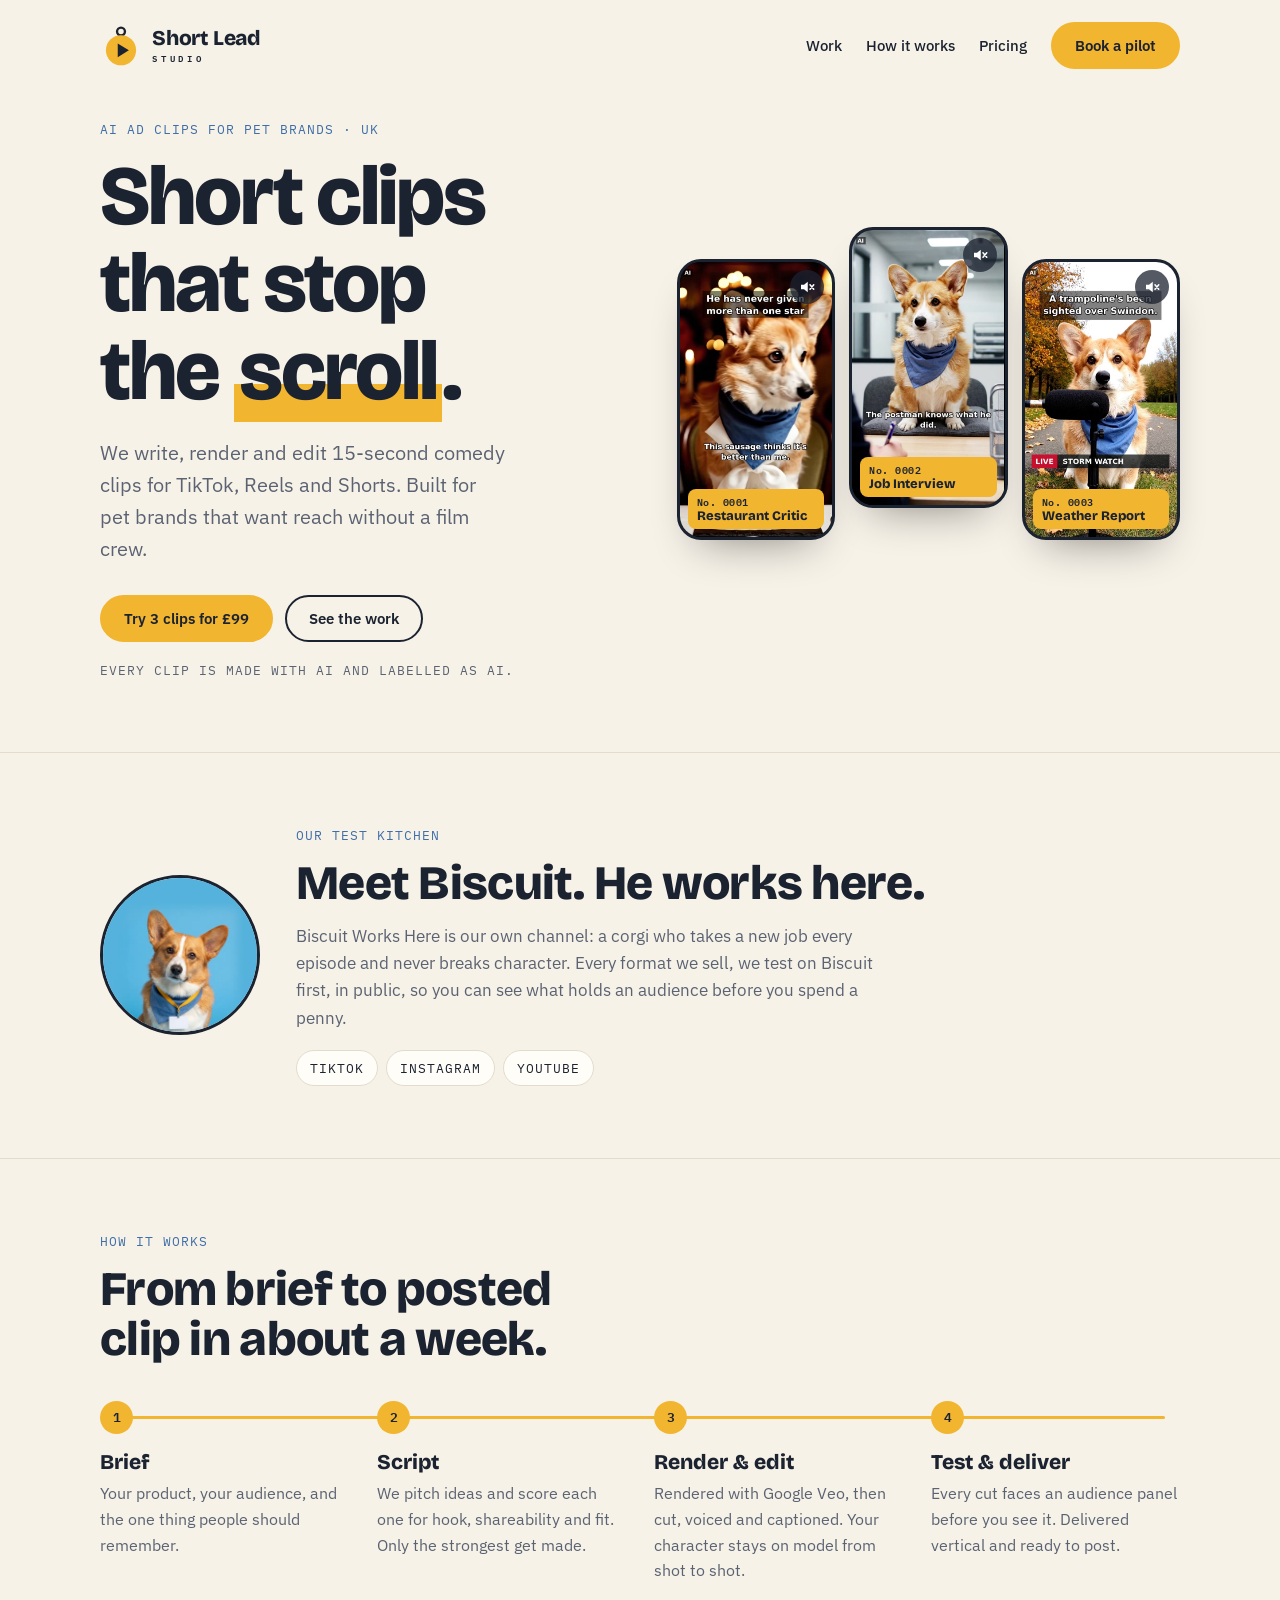
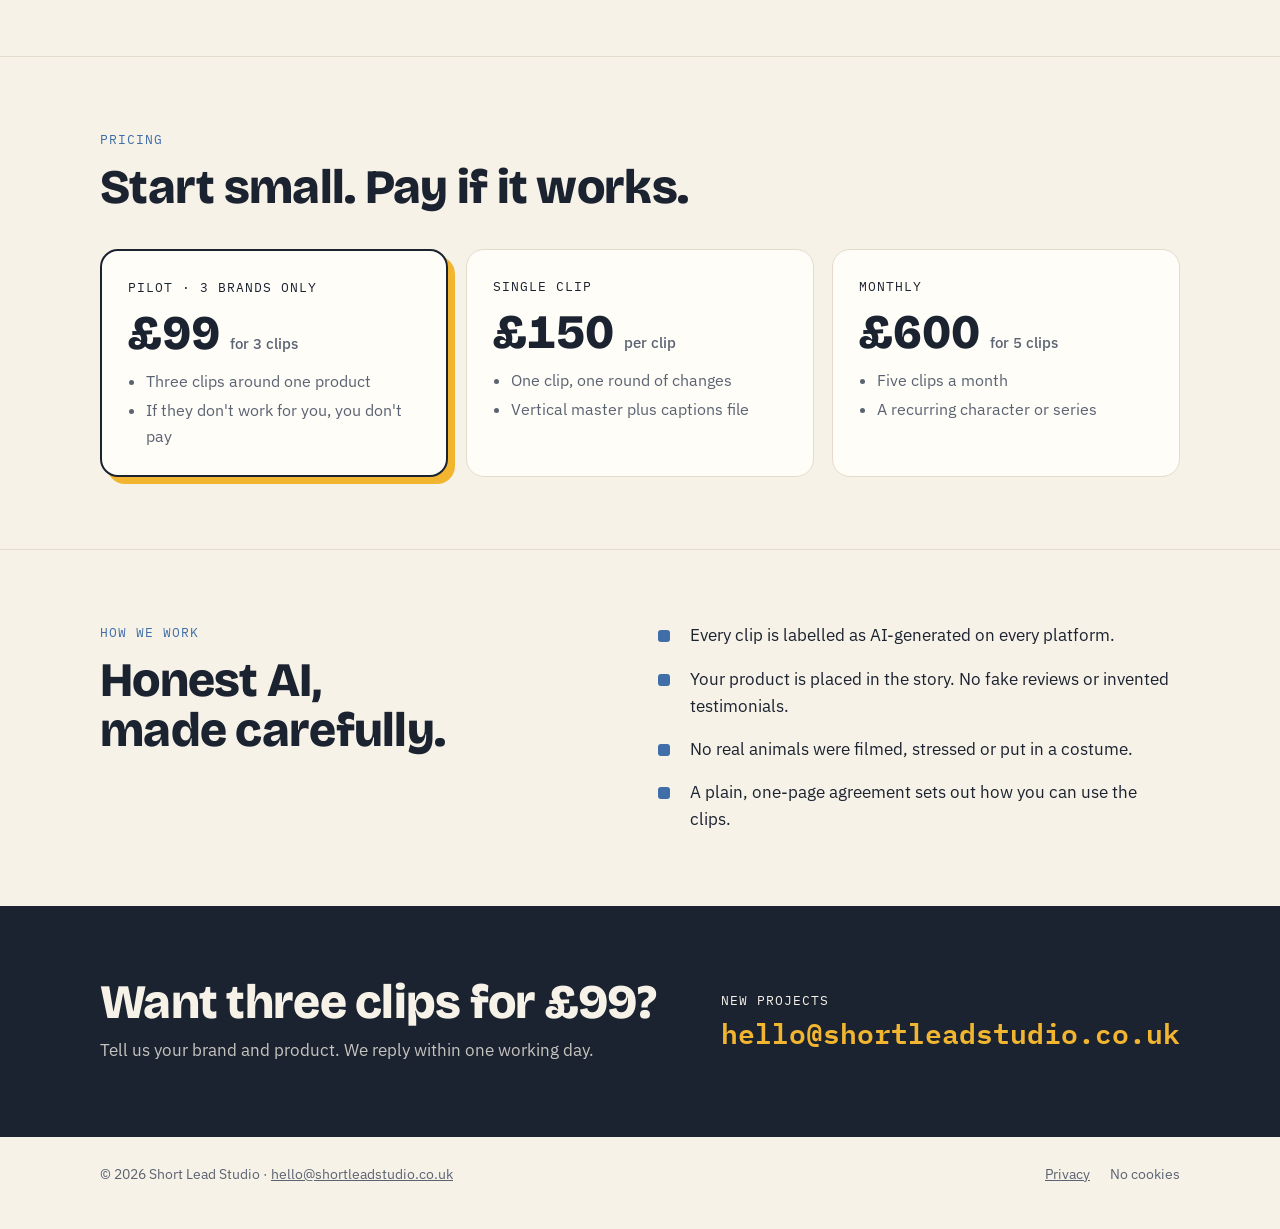
<file: index.html>
<!doctype html>
<html lang="en-GB">
<head>
<meta charset="utf-8">
<meta name="viewport" content="width=device-width, initial-scale=1, viewport-fit=cover">
<title>Short Lead Studio · AI ad clips for pet brands</title>
<meta name="description" content="Short Lead Studio writes, renders and edits 15-second comedy clips for pet brands on TikTok, Reels and Shorts. Try three clips for £99.">
<link rel="canonical" href="https://shortleadstudio.co.uk/">
<link rel="icon" href="assets/brand/favicon.svg" type="image/svg+xml">
<link rel="icon" href="assets/brand/favicon-32.png" sizes="32x32" type="image/png">
<link rel="apple-touch-icon" href="assets/brand/apple-touch-icon-180.png">
<meta name="theme-color" content="#1B2230">
<meta property="og:type" content="website">
<meta property="og:site_name" content="Short Lead Studio">
<meta property="og:title" content="Short Lead Studio · AI ad clips for pet brands">
<meta property="og:description" content="Short clips that stop the scroll. Three clips for £99. If they don't work for you, you don't pay.">
<meta property="og:url" content="https://shortleadstudio.co.uk/">
<meta property="og:image" content="https://shortleadstudio.co.uk/assets/brand/social-share-1200x630.png">
<meta property="og:image:width" content="1200">
<meta property="og:image:height" content="630">
<meta name="twitter:card" content="summary_large_image">
<link rel="preload" href="assets/fonts/bricolage-800.woff2" as="font" type="font/woff2" crossorigin>
<link rel="stylesheet" href="assets/site.css">
</head>
<body>
<a class="skip" href="#main">Skip to content</a>
<svg width="0" height="0" style="position:absolute" aria-hidden="true">
  <symbol id="tag" viewBox="0 0 64 64">
    <circle cx="32" cy="10" r="6" fill="none" stroke="currentColor" stroke-width="3.6"/>
    <circle cx="32" cy="38.5" r="23" fill="#F2B530"/>
    <path d="M27 28v21l17-10.5z" fill="#1B2230"/>
  </symbol>
  <symbol id="muted" viewBox="0 0 24 24"><path d="M4 9v6h4l5 4V5L8 9H4z" fill="currentColor"/><path d="M16 9l5 6M21 9l-5 6" stroke="currentColor" stroke-width="2" stroke-linecap="round"/></symbol>
  <symbol id="loud" viewBox="0 0 24 24"><path d="M4 9v6h4l5 4V5L8 9H4z" fill="currentColor"/><path d="M16 8.5a5 5 0 0 1 0 7M18.5 6a8.5 8.5 0 0 1 0 12" stroke="currentColor" stroke-width="2" fill="none" stroke-linecap="round"/></symbol>
</svg>

<header class="nav"><div class="wrap">
  <a class="logo" href="/" aria-label="Short Lead Studio, home">
    <svg width="42" height="42" aria-hidden="true"><use href="#tag"/></svg>
    <span class="wm"><b>Short Lead</b><i>STUDIO</i></span>
  </a>
  <ul>
    <li><a href="#work">Work</a></li>
    <li><a href="#how">How it works</a></li>
    <li><a href="#pricing">Pricing</a></li>
    <li><a class="btn primary" href="#contact">Book a pilot</a></li>
  </ul>
</div></header>

<main id="main">
  <section class="hero"><div class="wrap">
    <div>
      <span class="mono eyebrow">AI ad clips for pet brands · UK</span>
      <h1>Short clips that stop the <em>scroll</em>.</h1>
      <p class="lede">We write, render and edit 15-second comedy clips for TikTok, Reels and Shorts. Built for pet brands that want reach without a film crew.</p>
      <div class="ctas"><a class="btn primary" href="#pricing">Try 3 clips for £99</a><a class="btn" href="#work">See the work</a></div>
      <p class="note mono">Every clip is made with AI and labelled as AI.</p>
    </div>
    <div class="reel" id="work">
      <figure class="phone" style="margin:0">
        <video src="assets/media/restaurant.mp4" poster="assets/media/restaurant.jpg" muted loop playsinline preload="metadata" aria-label="Biscuit the corgi as a restaurant critic"></video>
        <button class="sound" type="button" aria-label="Turn sound on"><svg><use href="#muted"/></svg></button>
        <figcaption class="badge">No. 0001<b>Restaurant Critic</b></figcaption>
      </figure>
      <figure class="phone" style="margin:0">
        <video src="assets/media/interview.mp4" poster="assets/media/interview.jpg" muted loop playsinline preload="metadata" aria-label="Biscuit the corgi at a job interview"></video>
        <button class="sound" type="button" aria-label="Turn sound on"><svg><use href="#muted"/></svg></button>
        <figcaption class="badge">No. 0002<b>Job Interview</b></figcaption>
      </figure>
      <figure class="phone" style="margin:0">
        <video src="assets/media/weather.mp4" poster="assets/media/weather.jpg" muted loop playsinline preload="metadata" aria-label="Biscuit the corgi as a storm reporter"></video>
        <button class="sound" type="button" aria-label="Turn sound on"><svg><use href="#muted"/></svg></button>
        <figcaption class="badge">No. 0003<b>Weather Report</b></figcaption>
      </figure>
    </div>
  </div></section>

  <section class="band proof"><div class="wrap">
    <img src="assets/media/biscuit.jpg" width="160" height="160" alt="Biscuit the corgi in a blue bandana and mustard lanyard">
    <div>
      <span class="mono eyebrow">Our test kitchen</span>
      <h2>Meet Biscuit. He works here.</h2>
      <p>Biscuit Works Here is our own channel: a corgi who takes a new job every episode and never breaks character. Every format we sell, we test on Biscuit first, in public, so you can see what holds an audience before you spend a penny.</p>
      <div class="handles mono">
        <a href="https://www.tiktok.com/@biscuitworkshere" rel="noopener" target="_blank">TikTok</a>
        <a href="https://www.instagram.com/biscuitworkshere/" rel="noopener" target="_blank">Instagram</a>
        <a href="https://www.youtube.com/@BiscuitWorksHere" rel="noopener" target="_blank">YouTube</a>
      </div>
    </div>
  </div></section>

  <section class="band" id="how"><div class="wrap">
    <span class="mono eyebrow">How it works</span>
    <h2>From brief to posted clip in about a week.</h2>
    <ol class="steps">
      <li><span class="dot">1</span><h3>Brief</h3><p>Your product, your audience, and the one thing people should remember.</p></li>
      <li><span class="dot">2</span><h3>Script</h3><p>We pitch ideas and score each one for hook, shareability and fit. Only the strongest get made.</p></li>
      <li><span class="dot">3</span><h3>Render &amp; edit</h3><p>Rendered with Google Veo, then cut, voiced and captioned. Your character stays on model from shot to shot.</p></li>
      <li><span class="dot">4</span><h3>Test &amp; deliver</h3><p>Every cut faces an audience panel before you see it. Delivered vertical and ready to post.</p></li>
    </ol>
  </div></section>

  <section class="band" id="pricing"><div class="wrap">
    <span class="mono eyebrow">Pricing</span>
    <h2>Start small. Pay if it works.</h2>
    <div class="prices">
      <div class="price feature"><span class="mono">Pilot · 3 brands only</span><div class="amt">£99 <small>for 3 clips</small></div><ul><li>Three clips around one product</li><li>If they don't work for you, you don't pay</li></ul></div>
      <div class="price"><span class="mono">Single clip</span><div class="amt">£150 <small>per clip</small></div><ul><li>One clip, one round of changes</li><li>Vertical master plus captions file</li></ul></div>
      <div class="price"><span class="mono">Monthly</span><div class="amt">£600 <small>for 5 clips</small></div><ul><li>Five clips a month</li><li>A recurring character or series</li></ul></div>
    </div>
  </div></section>

  <section class="band promise"><div class="wrap">
    <div><span class="mono eyebrow">How we work</span><h2>Honest AI, made carefully.</h2></div>
    <ul>
      <li><span>Every clip is labelled as AI-generated on every platform.</span></li>
      <li><span>Your product is placed in the story. No fake reviews or invented testimonials.</span></li>
      <li><span>No real animals were filmed, stressed or put in a costume.</span></li>
      <li><span>A plain, one-page agreement sets out how you can use the clips.</span></li>
    </ul>
  </div></section>

  <section class="contact" id="contact"><div class="wrap">
    <div><h2>Want three clips for £99?</h2><p class="sub">Tell us your brand and product. We reply within one working day.</p></div>
    <div><span class="mono" style="display:block;margin-bottom:6px">New projects</span><a class="addr" href="mailto:hello@shortleadstudio.co.uk?subject=Pilot%20clips">hello@shortleadstudio.co.uk</a></div>
  </div></section>
</main>

<footer><div class="wrap">
  <span>© 2026 Short Lead Studio · <a href="mailto:hello@shortleadstudio.co.uk">hello@shortleadstudio.co.uk</a></span>
  <nav><a href="privacy.html">Privacy</a><span>No cookies</span></nav>
</div></footer>

<script>
(function(){
  var phones=[].slice.call(document.querySelectorAll('.phone'));
  var reduce=window.matchMedia('(prefers-reduced-motion: reduce)').matches;
  function setIcon(p){var v=p.querySelector('video'),b=p.querySelector('.sound');
    b.querySelector('use').setAttribute('href',v.muted?'#muted':'#loud');
    b.setAttribute('aria-label',v.muted?'Turn sound on':'Turn sound off');}
  phones.forEach(function(p){
    var v=p.querySelector('video'),b=p.querySelector('.sound');
    v.addEventListener('play',function(){p.classList.add('playing')});
    v.addEventListener('pause',function(){p.classList.remove('playing')});
    v.addEventListener('click',function(){v.paused?v.play():v.pause()});
    b.addEventListener('click',function(){
      var turnOn=v.muted;
      phones.forEach(function(o){var ov=o.querySelector('video');if(o!==p){ov.muted=true;setIcon(o)}});
      v.muted=!turnOn; if(turnOn){v.currentTime=0;v.play()} setIcon(p);
    });
  });
  if(!reduce && 'IntersectionObserver' in window){
    var io=new IntersectionObserver(function(es){es.forEach(function(e){
      var v=e.target; if(e.isIntersecting){var p=v.play();if(p&&p.catch)p.catch(function(){})} else v.pause();
    })},{threshold:.4});
    phones.forEach(function(p){io.observe(p.querySelector('video'))});
  }
})();
</script>
</body>
</html>
</file>
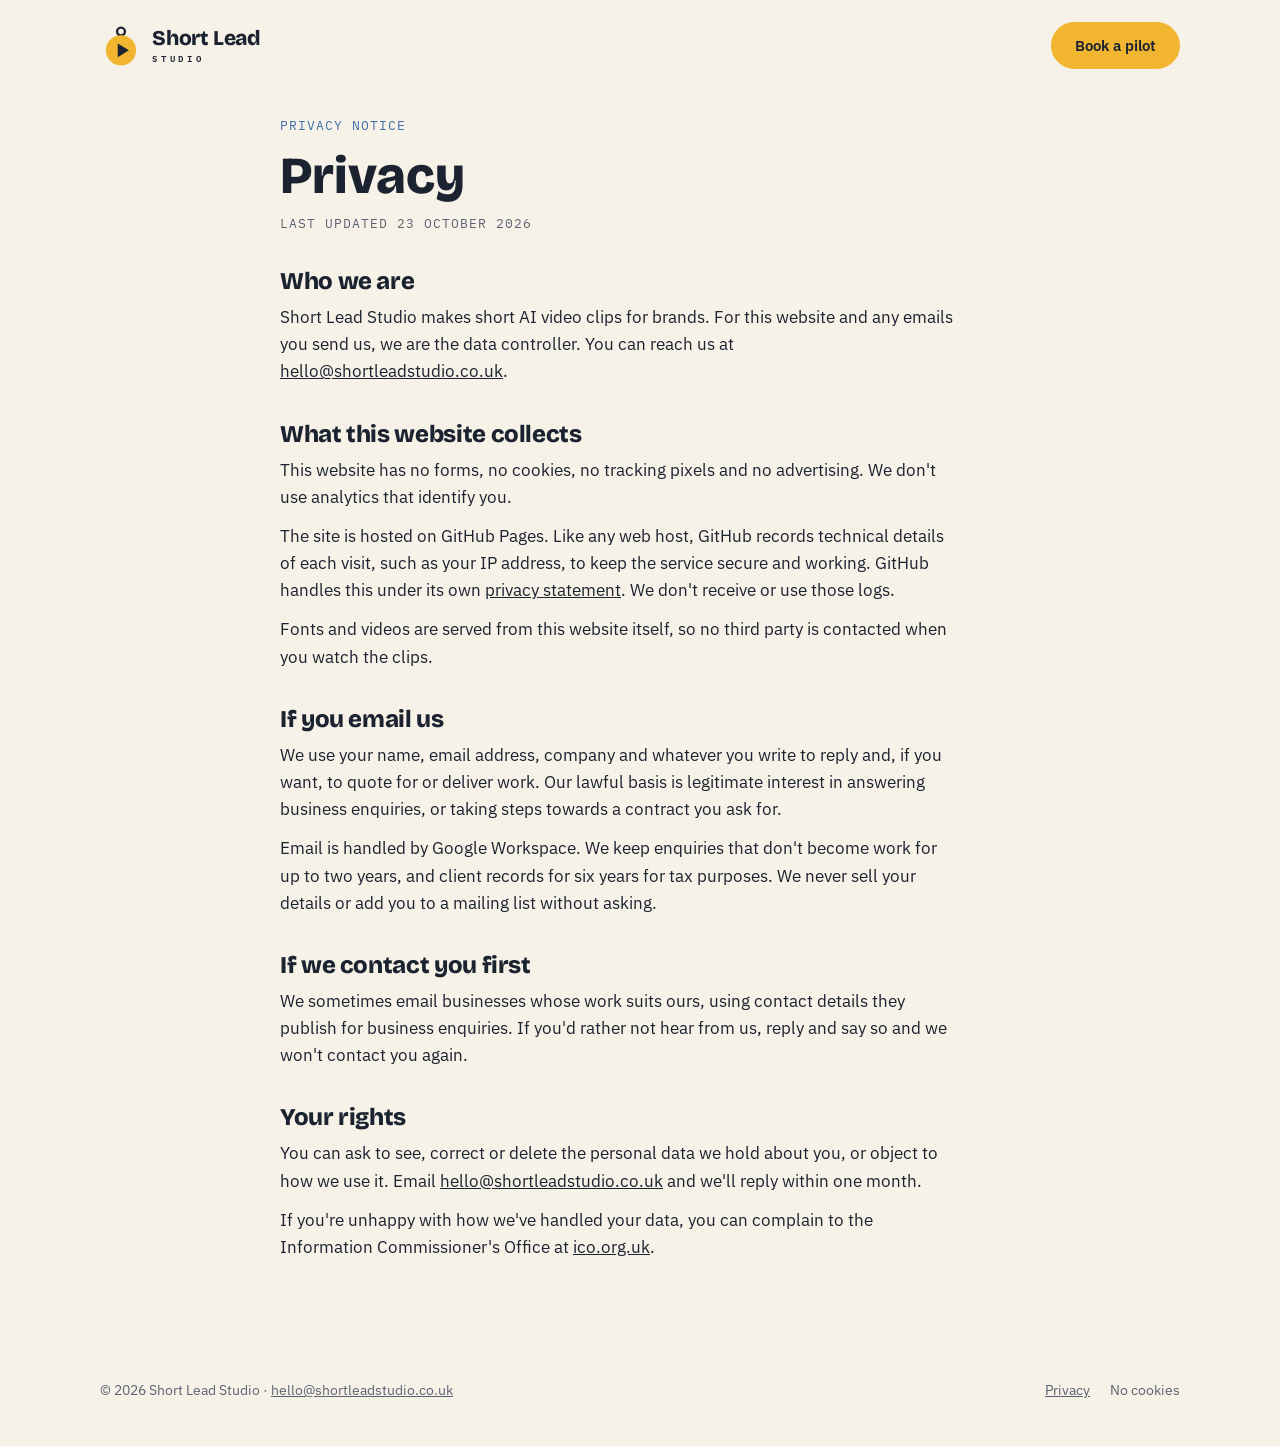
<file: privacy.html>
<!doctype html>
<html lang="en-GB">
<head>
<meta charset="utf-8">
<meta name="viewport" content="width=device-width, initial-scale=1, viewport-fit=cover">
<title>Privacy · Short Lead Studio</title>
<link rel="icon" href="assets/brand/favicon.svg" type="image/svg+xml">
<link rel="icon" href="assets/brand/favicon-32.png" sizes="32x32" type="image/png">
<link rel="apple-touch-icon" href="assets/brand/apple-touch-icon-180.png">
<meta name="theme-color" content="#1B2230">
<link rel="stylesheet" href="assets/site.css">
</head>
<body>
<svg width="0" height="0" style="position:absolute" aria-hidden="true"><symbol id="tag" viewBox="0 0 64 64"><circle cx="32" cy="10" r="6" fill="none" stroke="currentColor" stroke-width="3.6"/><circle cx="32" cy="38.5" r="23" fill="#F2B530"/><path d="M27 28v21l17-10.5z" fill="#1B2230"/></symbol></svg>
<header class="nav"><div class="wrap">
  <a class="logo" href="index.html" aria-label="Short Lead Studio, home"><svg width="42" height="42" aria-hidden="true"><use href="#tag"/></svg><span class="wm"><b>Short Lead</b><i>STUDIO</i></span></a>
  <ul><li><a class="btn primary" href="index.html#contact">Book a pilot</a></li></ul>
</div></header>
<main id="main" class="doc"><div class="wrap">
  <span class="mono eyebrow">Privacy notice</span>
  <h1>Privacy</h1>
  <p class="updated mono">Last updated 23 October 2026</p>

  <h2>Who we are</h2>
  <p>Short Lead Studio makes short AI video clips for brands. For this website and any emails you send us, we are the data controller. You can reach us at <a href="mailto:hello@shortleadstudio.co.uk">hello@shortleadstudio.co.uk</a>.</p>

  <h2>What this website collects</h2>
  <p>This website has no forms, no cookies, no tracking pixels and no advertising. We don't use analytics that identify you.</p>
  <p>The site is hosted on GitHub Pages. Like any web host, GitHub records technical details of each visit, such as your IP address, to keep the service secure and working. GitHub handles this under its own <a href="https://docs.github.com/en/site-policy/privacy-policies/github-general-privacy-statement" rel="noopener">privacy statement</a>. We don't receive or use those logs.</p>
  <p>Fonts and videos are served from this website itself, so no third party is contacted when you watch the clips.</p>

  <h2>If you email us</h2>
  <p>We use your name, email address, company and whatever you write to reply and, if you want, to quote for or deliver work. Our lawful basis is legitimate interest in answering business enquiries, or taking steps towards a contract you ask for.</p>
  <p>Email is handled by Google Workspace. We keep enquiries that don't become work for up to two years, and client records for six years for tax purposes. We never sell your details or add you to a mailing list without asking.</p>

  <h2>If we contact you first</h2>
  <p>We sometimes email businesses whose work suits ours, using contact details they publish for business enquiries. If you'd rather not hear from us, reply and say so and we won't contact you again.</p>

  <h2>Your rights</h2>
  <p>You can ask to see, correct or delete the personal data we hold about you, or object to how we use it. Email <a href="mailto:hello@shortleadstudio.co.uk">hello@shortleadstudio.co.uk</a> and we'll reply within one month.</p>
  <p>If you're unhappy with how we've handled your data, you can complain to the Information Commissioner's Office at <a href="https://ico.org.uk/make-a-complaint/" rel="noopener">ico.org.uk</a>.</p>
</div></main>
<footer><div class="wrap">
  <span>© 2026 Short Lead Studio · <a href="mailto:hello@shortleadstudio.co.uk">hello@shortleadstudio.co.uk</a></span>
  <nav><a href="privacy.html">Privacy</a><span>No cookies</span></nav>
</div></footer>
</body>
</html>
</file>
<file: assets/site.css>
/* Short Lead Studio. Paper page, ink type, mustard accent; one mustard "lead" line threads the process steps. */
@font-face{font-family:"Bricolage Grotesque";src:url(fonts/bricolage-800.woff2) format("woff2");font-weight:800;font-display:swap}
@font-face{font-family:"IBM Plex Sans";src:url(fonts/plexsans-var.woff2) format("woff2");font-weight:100 700;font-display:swap}
@font-face{font-family:"IBM Plex Mono";src:url(fonts/plexmono-400.woff2) format("woff2");font-weight:400;font-display:swap}
@font-face{font-family:"IBM Plex Mono";src:url(fonts/plexmono-600.woff2) format("woff2");font-weight:600;font-display:swap}
:root{
  --paper:#F7F2E8;--card:#FFFDF8;--ink:#1B2230;--muted:#5B6372;--line:#E3DCCD;
  --mustard:#F2B530;--on-mustard:#1B2230;--blue:#3F6EA8;--band:#1B2230;--on-band:#F7F2E8;
  --display:"Bricolage Grotesque","Arial Black",system-ui,sans-serif;
  --body:"IBM Plex Sans",system-ui,-apple-system,"Segoe UI",sans-serif;
  --mono:"IBM Plex Mono",ui-monospace,Menlo,Consolas,monospace;
  color-scheme:light;
}
@media (prefers-color-scheme:dark){:root{
  --paper:#141A25;--card:#1C2331;--ink:#F1ECE1;--muted:#A6ADBA;--line:#2C3545;--blue:#8DB3E6;--band:#0B0F16;--on-band:#F1ECE1;color-scheme:dark}}
*{box-sizing:border-box}
html{scroll-behavior:smooth}
body{margin:0;background:var(--paper);color:var(--ink);font:400 17px/1.6 var(--body);-webkit-font-smoothing:antialiased}
img,video{max-width:100%}
.wrap{max-width:1120px;margin:0 auto;padding-left:max(20px,env(safe-area-inset-left,0px));padding-right:max(20px,env(safe-area-inset-right,0px))}
h1,h2,h3{font-family:var(--display);font-weight:800;text-wrap:balance;margin:0;line-height:1.04}
p{margin:0}
a{color:inherit}
.mono{font-family:var(--mono);font-size:12.5px;letter-spacing:.08em;text-transform:uppercase}
.eyebrow{color:var(--blue);margin-bottom:14px;display:block}
:focus-visible{outline:3px solid var(--mustard);outline-offset:3px}
.skip{position:absolute;left:-999px}.skip:focus{left:16px;top:16px;background:var(--mustard);color:var(--on-mustard);padding:8px 12px;z-index:10}

.nav .wrap{display:flex;align-items:center;justify-content:space-between;gap:16px;padding-block:22px}
.logo{display:flex;align-items:center;gap:10px;text-decoration:none}
.logo svg{flex:none}
.logo .wm{display:grid;line-height:.9}
.logo .wm b{font:800 21px/1 var(--display);letter-spacing:-.01em}
.logo .wm i{font:600 9px/1 var(--mono);font-style:normal;letter-spacing:.42em;margin-top:5px}
.nav ul{display:flex;align-items:center;gap:24px;list-style:none;margin:0;padding:0;font-weight:500;font-size:15px}
.nav ul a{text-decoration:none}
.nav ul a:not(.btn):hover{text-decoration:underline;text-underline-offset:4px}
@media (max-width:680px){.nav ul li:not(:last-child){display:none}}
.btn{display:inline-flex;align-items:center;gap:8px;font:600 15px/1 var(--body);text-decoration:none;border-radius:999px;padding:14px 22px;border:2px solid var(--ink);transition:transform .15s}
.btn:hover{transform:translateY(-2px)}
.btn.primary{background:var(--mustard);color:var(--on-mustard);border-color:var(--mustard)}

.hero .wrap{display:grid;grid-template-columns:1.05fr 1fr;gap:48px;align-items:center;padding-block:28px 72px}
.hero h1{font-size:clamp(44px,6.6vw,84px);letter-spacing:-.025em}
.hero h1 em{font-style:normal;background:linear-gradient(transparent 62%,var(--mustard) 62%);padding:0 .06em}
.lede{font-size:20px;color:var(--muted);max-width:34ch;margin-top:22px}
.ctas{display:flex;flex-wrap:wrap;gap:12px;margin-top:30px}
.hero .note{margin-top:18px;color:var(--muted)}
.reel{display:grid;grid-template-columns:repeat(3,1fr);gap:14px;align-items:end;min-width:0}
.phone{position:relative;border-radius:24px;overflow:hidden;background:#000;aspect-ratio:9/16;border:3px solid var(--ink);box-shadow:0 22px 44px -22px rgba(0,0,0,.45)}
.phone:nth-child(2){transform:translateY(-32px)}
.phone video{width:100%;height:100%;object-fit:cover;display:block}
.badge{position:absolute;left:8px;right:8px;bottom:8px;background:var(--mustard);color:var(--on-mustard);border-radius:8px;padding:6px 9px;font:600 10px/1.2 var(--mono);letter-spacing:.05em;pointer-events:none;transition:opacity .2s}
.badge b{display:block;font:800 13px/1.1 var(--display);letter-spacing:0;margin-top:2px}
.phone.playing .badge{opacity:0}
.sound{position:absolute;top:8px;right:8px;width:34px;height:34px;border-radius:50%;border:0;background:rgba(27,34,48,.75);color:#fff;display:grid;place-items:center;cursor:pointer}
.sound svg{width:18px;height:18px}
@media (max-width:900px){.hero .wrap{grid-template-columns:1fr}.phone:nth-child(2){transform:none}}
@media (max-width:420px){.reel{gap:8px}.badge{left:5px;right:5px;bottom:5px;padding:4px 6px}.badge b{font-size:11px}}

section.band{border-top:1px solid var(--line)}
section.band>.wrap{padding-block:72px}
h2{font-size:clamp(30px,4.2vw,48px);letter-spacing:-.015em;max-width:22ch}

.proof .wrap{display:grid;grid-template-columns:auto 1fr;gap:36px;align-items:center}
.proof img{width:160px;height:160px;border-radius:50%;border:3px solid var(--ink);background:#54B2DC}
.proof p{color:var(--muted);max-width:60ch;margin-top:14px}
.handles{display:flex;flex-wrap:wrap;gap:8px;margin-top:18px}
.handles a{border:1px solid var(--line);background:var(--card);border-radius:999px;padding:7px 13px;text-decoration:none}
.handles a:hover{border-color:var(--ink)}
@media (max-width:620px){.proof .wrap{grid-template-columns:1fr}}

.steps{list-style:none;margin:36px 0 0;padding:0;display:grid;grid-template-columns:repeat(4,1fr);gap:28px;position:relative}
.steps::before{content:"";position:absolute;left:15px;right:15px;top:15px;height:3px;background:var(--mustard);border-radius:3px}
.steps li{position:relative;min-width:0}
.steps .dot{width:33px;height:33px;border-radius:50%;background:var(--mustard);color:var(--on-mustard);display:grid;place-items:center;font:600 13px/1 var(--mono);position:relative}
.steps h3{font-size:21px;margin-top:18px}
.steps p{color:var(--muted);margin-top:8px;font-size:16px}
@media (max-width:780px){.steps{grid-template-columns:1fr}.steps::before{right:auto;bottom:15px;width:3px;height:auto}.steps li{padding-left:52px}.steps .dot{position:absolute;left:0;top:0}.steps h3{margin-top:3px}}

.prices{display:grid;grid-template-columns:repeat(3,1fr);gap:18px;margin-top:36px}
.price{background:var(--card);border:1px solid var(--line);border-radius:18px;padding:26px;display:flex;flex-direction:column;gap:12px;min-width:0}
.price.feature{border:2px solid var(--ink);box-shadow:7px 7px 0 var(--mustard)}
.price .amt{font:800 48px/1 var(--display);font-variant-numeric:tabular-nums}
.price .amt small{font:500 15px var(--body);color:var(--muted)}
.price ul{margin:0;padding-left:18px;color:var(--muted);font-size:16px;display:grid;gap:4px}
@media (max-width:840px){.prices{grid-template-columns:1fr}}

.promise .wrap{display:grid;grid-template-columns:1fr 1fr;gap:36px}
.promise ul{list-style:none;margin:0;padding:0;display:grid;gap:16px}
.promise li{display:grid;grid-template-columns:22px 1fr;gap:10px}
.promise li::before{content:"";width:12px;height:12px;margin-top:8px;border-radius:3px;background:var(--blue)}
@media (max-width:780px){.promise .wrap{grid-template-columns:1fr}}

.contact{background:var(--band);color:var(--on-band)}
.contact .wrap{display:flex;flex-wrap:wrap;gap:28px;justify-content:space-between;align-items:center;padding-block:72px}
.contact .sub{opacity:.78;margin-top:10px}
.contact .addr{font:600 clamp(19px,3vw,28px)/1.2 var(--mono);color:var(--mustard);text-decoration:none;word-break:break-all}
.contact .addr:hover{text-decoration:underline}
footer .wrap{padding-block:26px 44px;display:flex;flex-wrap:wrap;gap:12px 28px;justify-content:space-between;color:var(--muted);font-size:14px}
footer nav{display:flex;gap:20px;flex-wrap:wrap}

.doc .wrap{max-width:760px;padding-block:24px 80px}
.doc h1{font-size:clamp(36px,5vw,52px);margin-bottom:10px}
.doc h2{font-size:24px;margin:36px 0 10px}
.doc p,.doc li{max-width:68ch;margin-bottom:12px}
.doc .updated{color:var(--muted)}
@media (prefers-reduced-motion:reduce){html{scroll-behavior:auto}.btn{transition:none}}
</file>
